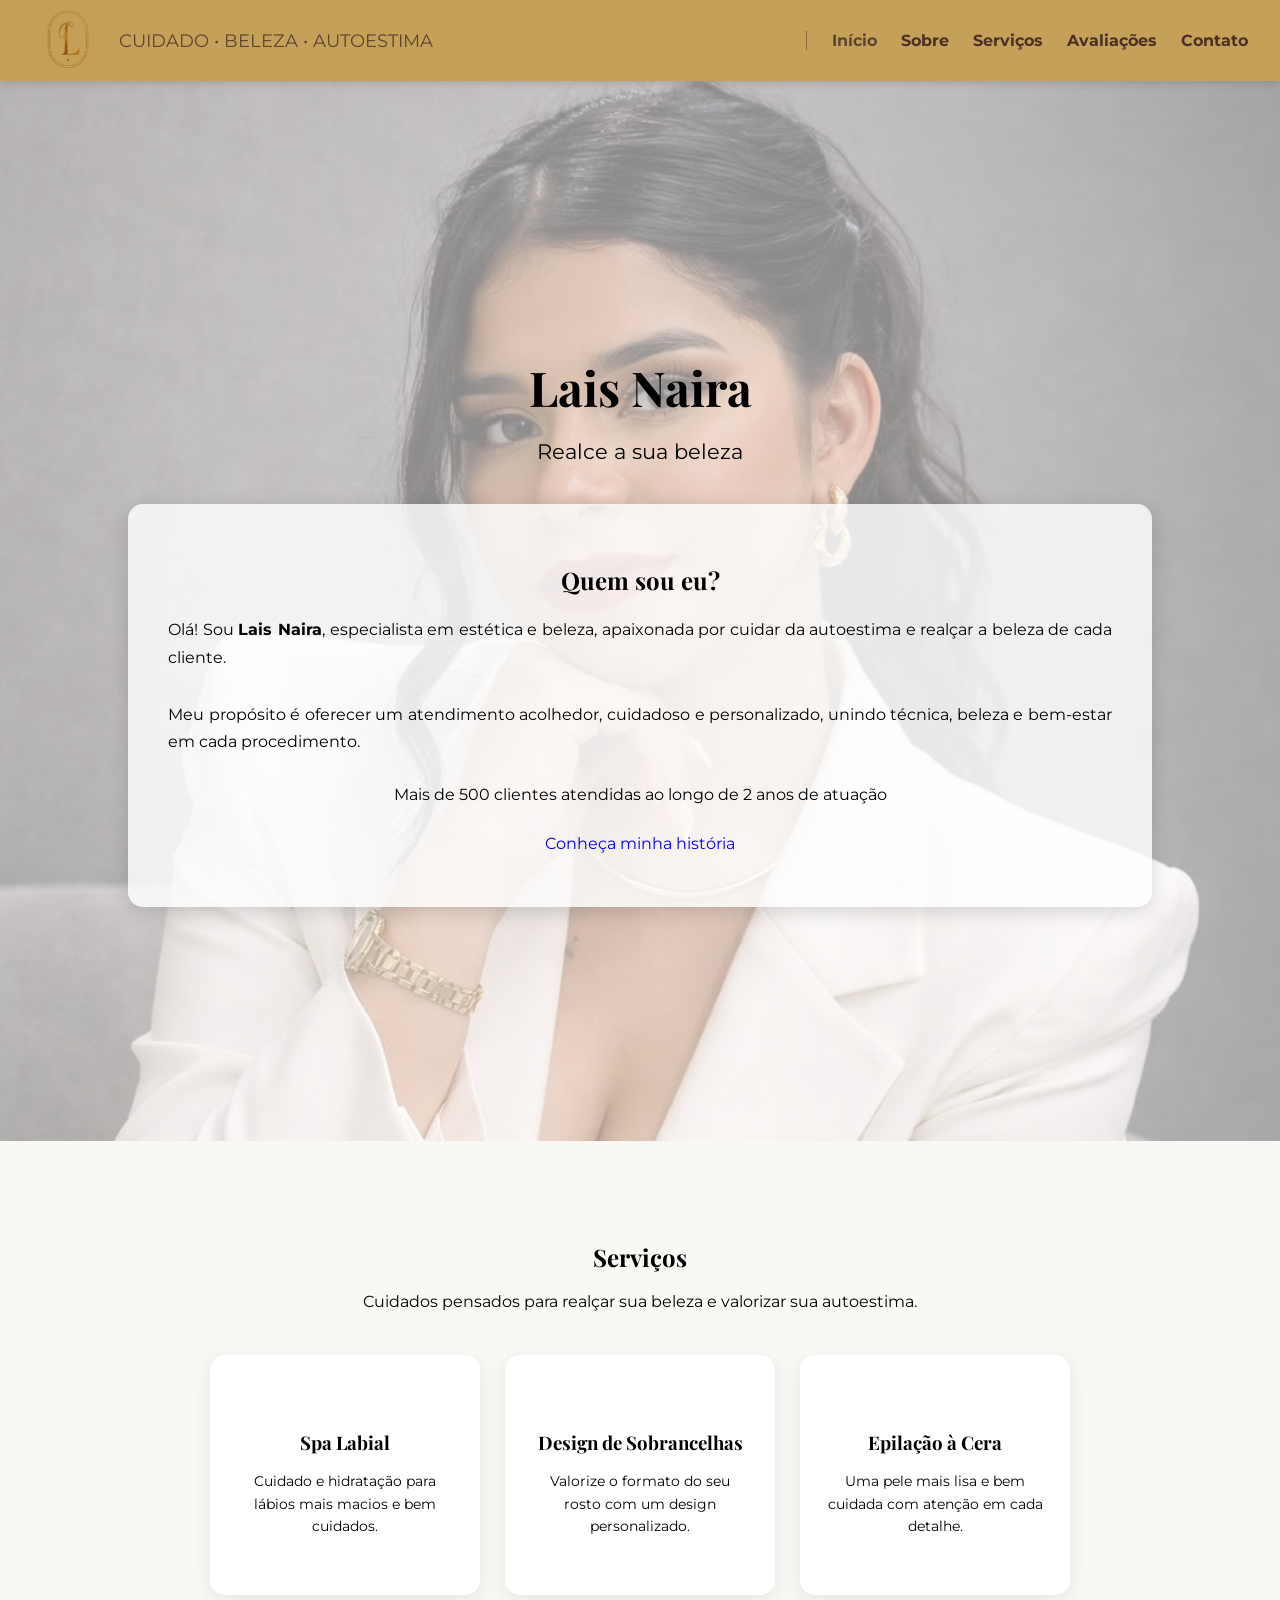
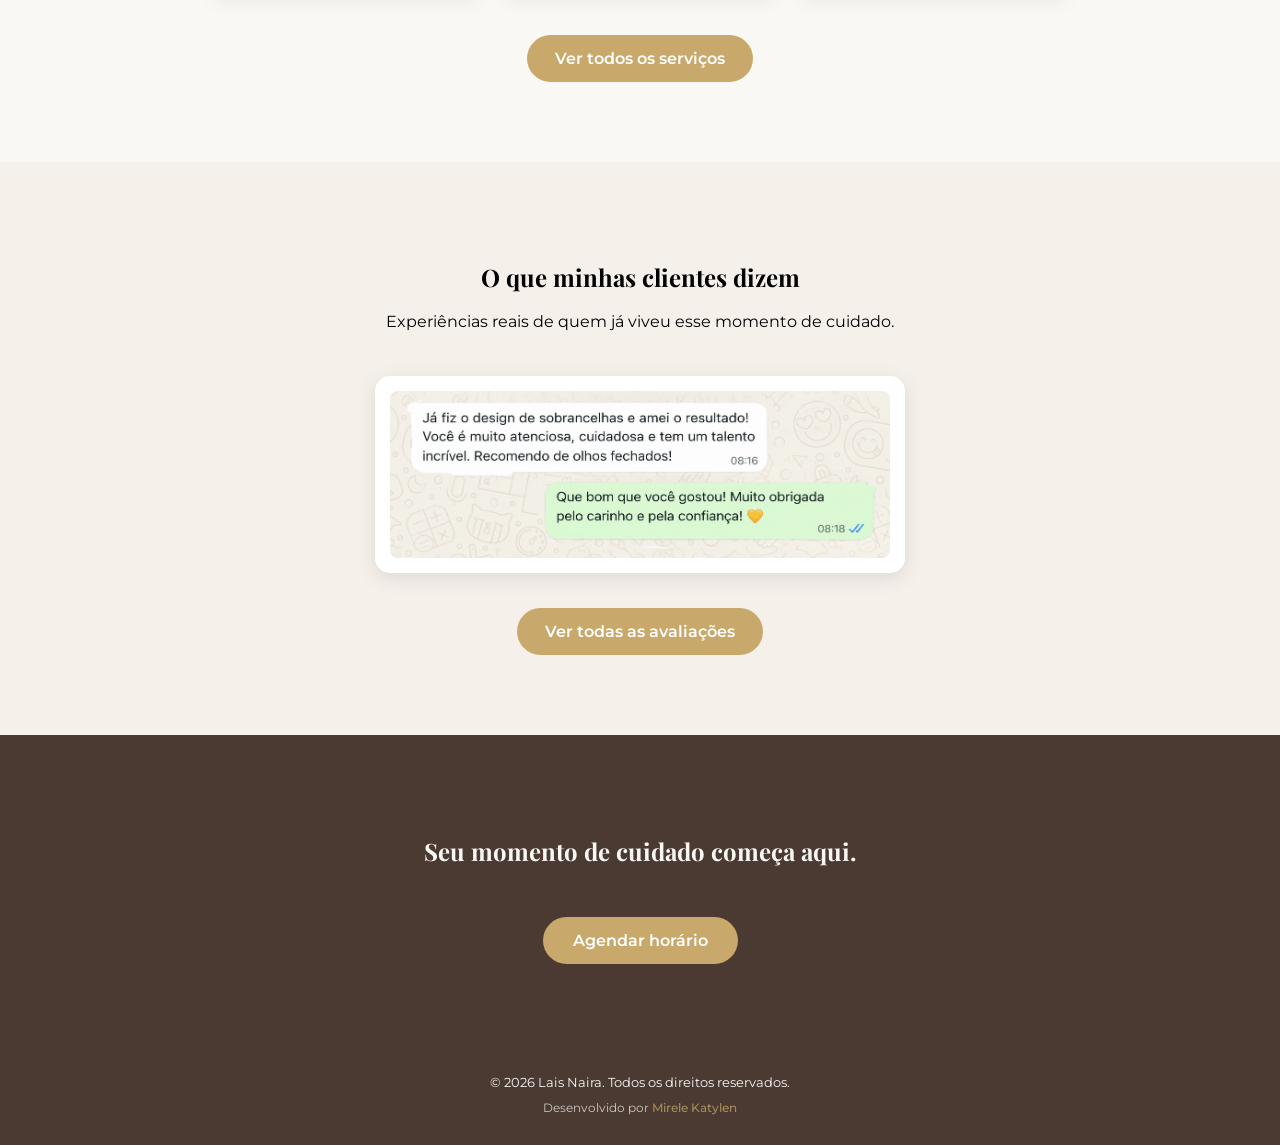
<file: index.html>
<!DOCTYPE html>
<html lang="pt-BR">
  
<head>
  <meta charset="UTF-8">
  <meta name="viewport" content="width=device-width, initial-scale=1.0">
  <title>Laisnaira Estética e Beleza</title>
  <link rel="stylesheet" href="style.css">
  <!-- FONTES -->
  <link rel="preconnect" href="https://fonts.googleapis.com">
  <link rel="preconnect" href="https://fonts.gstatic.com" crossorigin>
  <link href="https://fonts.googleapis.com/css2?family=Montserrat:wght@400;500;600;700&family=Playfair+Display:wght@500;600;700&display=swap" rel="stylesheet">
</head>

<body>
  <header>
    
    <!-- LOGO/FOTO DA MARCA E CABEÇALHO -->
    <div class="logo-area">
        <img src="imagens/logo-atualizada.png" alt="Logomarca LaisNaira Estética e Beleza">
        <span>CUIDADO • BELEZA • AUTOESTIMA</span>
    </div>

    <!-- BOTÃO DO MENU MOBILE -->
     <button class="menu-mobile" type="button" aria-label="Abrir menu" aria-expanded="false">⋮</button>

  <nav id="menu-navegacao">
    <a href="index.html" class="active">Início</a>
    <a href="sobre.html">Sobre</a>
    <a href="servicos.html">Serviços</a>
    <a href="avaliacoes.html">Avaliações</a>
    <a href="contato.html">Contato</a>
  </nav>
  </header>

<!-- SEÇÃO INICIAL -->
<main>
  <section id="inicio" class="inicio">
    <div class="camada-fundo"></div>
    <div class="conteudo-inicio">
      <h1>Lais Naira</h1>
      <p class="slogan">Realce a sua beleza</p>
      <!-- APRESENTAÇÃO -->
      <div class="apresentacao">
        <h2>Quem sou eu?</h2>
        <p class="texto-justificado">Olá! Sou <strong>Lais Naira</strong>, especialista em estética e beleza, apaixonada por cuidar da autoestima e realçar a beleza de cada cliente.</p>

        <p class="texto-justificado">Meu propósito é oferecer um atendimento acolhedor, cuidadoso e personalizado, unindo técnica, beleza e bem-estar em cada procedimento.</p>

        <p class="destaque">Mais de 500 clientes atendidas ao longo de 2 anos de atuação</p>

        <div class="botoes-inicio">

          <a href="sobre.html" class="botao-sobre">Conheça minha história</a>   

        </div>
  
      </div>

    </div>

  </section>

  <!-- RESUMO DA ÁREA SERVIÇOS -->
  <section class="resumo-servicos">

      <h2>Serviços</h2>

      <p>Cuidados pensados para realçar sua beleza e valorizar sua autoestima.</p>

      <div class="cards-servicos">

        <div class="card-servico">

          <h3>Spa Labial</h3>

          <p>Cuidado e hidratação para lábios mais macios e bem cuidados.</p>

        </div>

        <div class="card-servico">
          
          <h3>Design de Sobrancelhas</h3>

          <p>Valorize o formato do seu rosto com um design personalizado.</p>

        </div>

        <div class="card-servico">

          <h3>Epilação à Cera</h3>

          <p>Uma pele mais lisa e bem cuidada com atenção em cada detalhe.</p>

        </div>

      </div>

      <a href="servicos.html" class="botao-ver-servicos">Ver todos os serviços</a>

  </section>

  <section class="resumo-avaliacoes">

    <h2>O que minhas clientes dizem</h2>

    <p>Experiências reais de quem já viveu esse momento de cuidado.</p>

    <div class="avaliacao-destaque-inicio">
      <img src="imagens/img1.png" alt="Avaliação de cliente">
    </div>

    <a href="avaliacoes.html" class="botao-ver-avaliacoes">Ver todas as avaliações</a>

  </section>

  <section class="cta-inicio">

    <h2>Seu momento de cuidado começa aqui.</h2>

    <a href="contato.html" class="botao-agendar">Agendar horário</a>

  </section>

</main>

<footer>
  <p>© <span id="ano-atual"></span> Lais Naira. Todos os direitos reservados.</p>

  <p class="credito-desenvolvedora">
    Desenvolvido por
    <a href="#" class="link-desenvolvedora">Mirele Katylen</a>
  </p>

</footer>

<script src="script.js"></script>

</body>

</html>
</file>
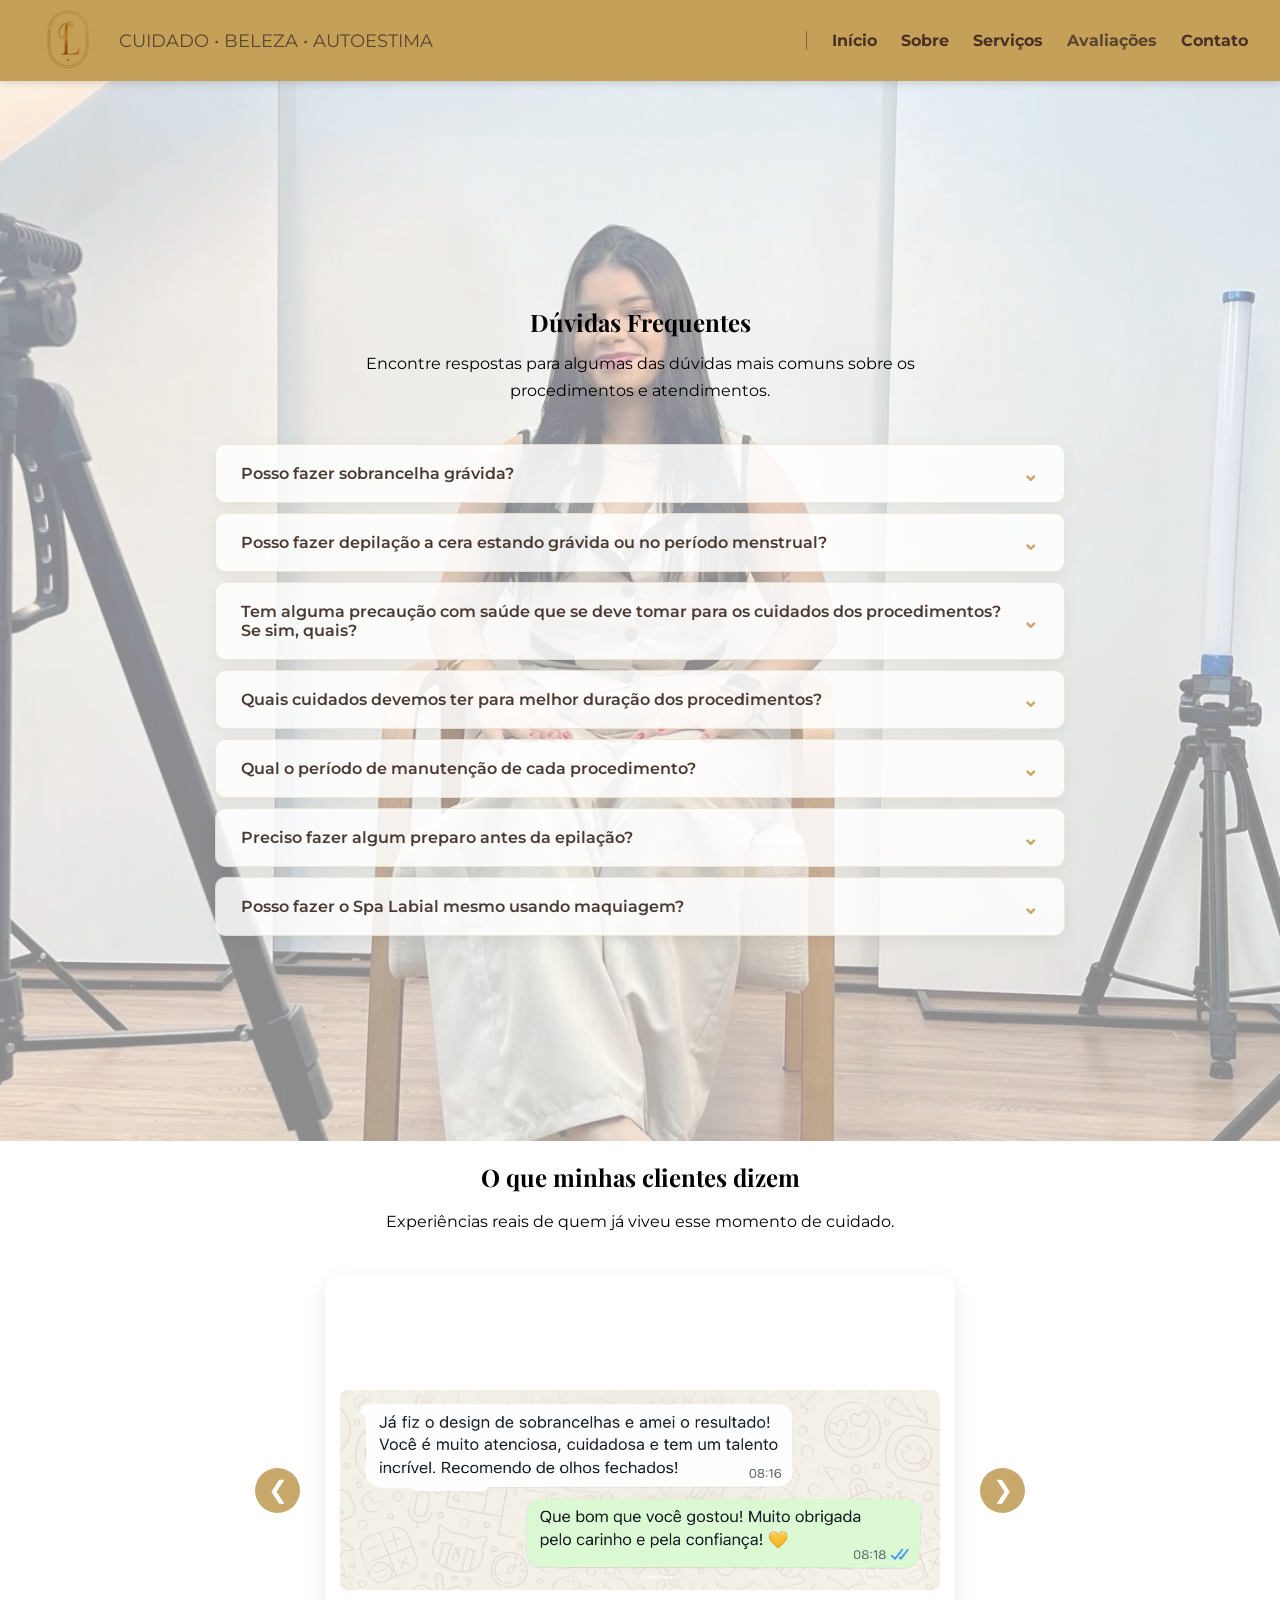
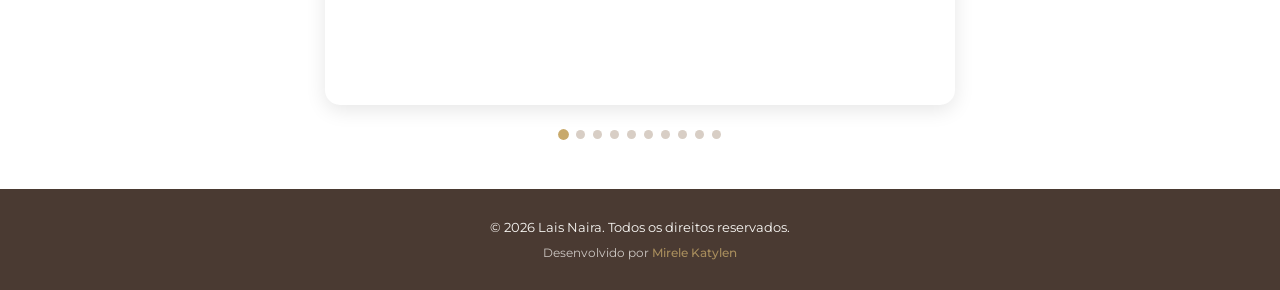
<file: avaliacoes.html>
<!DOCTYPE html>
<html lang="pt-BR">

<head>
  <meta charset="UTF-8">
  <meta name="viewport" content="width=device-width, initial-scale=1.0">
  <title>Laisnaira Estética e Beleza</title>
  <link rel="stylesheet" href="style.css">
  <!-- FONTES -->
  <link rel="preconnect" href="https://fonts.googleapis.com">
  <link rel="preconnect" href="https://fonts.gstatic.com" crossorigin>
  <link href="https://fonts.googleapis.com/css2?family=Montserrat:wght@400;500;600;700&family=Playfair+Display:wght@500;600;700&display=swap" rel="stylesheet">
</head>

<body>
  <header>

   <!-- logo/foto da marca e cabeçalho -->
    <div class="logo-area">
        <img src="imagens/logo-atualizada.png" alt="Logomarca LaisNaira Estética e Beleza">
        <span>CUIDADO • BELEZA • AUTOESTIMA</span>
    </div>

    <!-- BOTÃO DO MENU MOBILE -->
     <button class="menu-mobile" type="button" aria-label="Abrir menu" aria-expanded="false">⋮</button>

  <nav id="menu-navegacao">
    <a href="index.html">Início</a>
    <a href="sobre.html">Sobre</a>
    <a href="servicos.html">Serviços</a>
    <a href="avaliacoes.html" class="active">Avaliações</a>
    <a href="contato.html">Contato</a>
  </nav>
  </header>

  <!-- CAMADA TRANSPARENTE NA FOTO -->
  <main>
    <section id="faq" class="faq">

        <div class="camada-faq"></div>

        <div class="conteudo-faq">
          <h1>Dúvidas Frequentes</h1>

          <p class="introducao-faq">Encontre respostas para algumas das dúvidas mais comuns sobre os procedimentos e atendimentos.</p>

          <div class="lista-faq">
            <details class="item-faq">
              
              <summary>Posso fazer sobrancelha grávida?</summary>
              
              <div class="resposta-faq">
                <p>Sim. O design de sobrancelhas pode ser realizado durante a gestação, desde que a cliente esteja se sentindo bem e não tenha nenhuma orientação médica para evitar o procedimento. Em caso de gestação de risco ou alguma condição específica, recomendamos conversar previamente com o médico responsável.</p>
              </div>

            </details>

            <details class="item-faq">

              <summary>Posso fazer depilação a cera estando grávida ou no período menstrual?</summary>

              <div class="resposta-faq">
                <p>Em uma gestação sem complicações, a depilação pode ser realizada, porém a pele pode ficar mais sensível durante esse período. Por isso, é importante informar a profissional sobre a gestação antes do atendimento. Em caso de gestação de risco ou orientação médica contrária, o procedimento não deve ser realizado. Por escolha profissional, realizo o procedimento apenas até os 6 meses de gestação. E também é possível realizar a depilação menstruada. Porém, nesse período algumas mulheres ficam mais sensíveis à dor e podem apresentar maior sensibilidade na pele. Por escolha profissional, eu não realizo o procedimento em mulheres no período menstrual.</p>
              </div>

            </details>

            <details class="item-faq">

              <summary>Tem alguma precaução com saúde que se deve tomar para os cuidados dos procedimentos? Se sim, quais?</summary>

              <div class="resposta-faq">
                <p>Sim. Para sua segurança, é importante informar previamente se possui alergias, pele sensibilizada ou lesionada, irritações, infecções, uso de medicamentos ou algum tratamento dermatológico.</p>
              </div>

            </details>

            <details class="item-faq">

              <summary>Quais cuidados devemos ter para melhor duração dos procedimentos?</summary>

              <div class="resposta-faq">
                <p>Os cuidados variam de acordo com cada procedimento, mas, de forma geral, deve-se:<br>Evitar ficar manipulando ou esfregando a região após o procedimento. Seguir corretamente as orientações de cuidados fornecidas após o atendimento. Manter a pele limpa e hidratada, quando indicado. Evitar produtos muito agressivos ou que possam sensibilizar a região. Na depilação, evite exposição solar intensa logo após o procedimento.</p>
              </div>

            </details>

            <details class="item-faq">
              <summary>Qual o período de manutenção de cada procedimento?</summary>

              <div class="resposta-faq">
                <p>Os períodos podem variar de acordo com o crescimento dos pelos, ciclo dos fios, cuidados em casa e características de cada cliente. Em média, design de sobrancelhas pode durar 15 a 30 dias, depilação a cera 20 a 30 dias e spa labial geralmente a cada 15 a 30 dias.</p>
              </div>

            </details>

            <details class="item-faq">

              <summary>Preciso fazer algum preparo antes da epilação?</summary>

              <div class="resposta-faq">
                <p>É importante que a pele esteja limpa e sem produtos como óleos ou cremes no momento do procedimento. Caso tenha alguma dúvida específica sobre o preparo, entre em contato antes do atendimento.</p>
              </div>

            </details>

            <details class="item-faq">

              <summary>Posso fazer o Spa Labial mesmo usando maquiagem?</summary>

              <div class="resposta-faq">
                <p>Sim, mas o ideal é realizar o procedimento antes da aplicação da maquiagem nos lábios.</p>
              </div>

            </details>

          </div>

        </div>

    </section>

    <section>

    <div class="conteudo-avaliacoes">
      <h2>O que minhas clientes dizem</h2>
      <p class="introducao-avaliacoes">Experiências reais de quem já viveu esse momento de cuidado.</p>

      <div class="carrossel-avaliacoes">

        <button class="seta-avaliacao seta-esquerda" type="button">&#10094;</button>

        <div class="imagem-avaliacao">
          <img src="imagens/img1.png" alt="Avaliação de cliente">
        </div>

        <button class="seta-avaliacao seta-direita" type="button">&#10095;</button>

      </div>

      <div class="indicadores-avaliacoes">
        <span class="indicador ativo"></span>
        <span class="indicador"></span>
        <span class="indicador"></span>
        <span class="indicador"></span>
        <span class="indicador"></span>
        <span class="indicador"></span>
        <span class="indicador"></span>
        <span class="indicador"></span>
        <span class="indicador"></span>
        <span class="indicador"></span>
      </div>

    </div>

    </section>

  </main>

  <footer>
    <p>© <span id="ano-atual"></span> Lais Naira. Todos os direitos reservados.</p>
  
  <p class="credito-desenvolvedora">
    Desenvolvido por
    <a href="#" class="link-desenvolvedora">Mirele Katylen</a>
  </p>

</footer>

<script src="script.js"></script>

</body>

</html>
</file>
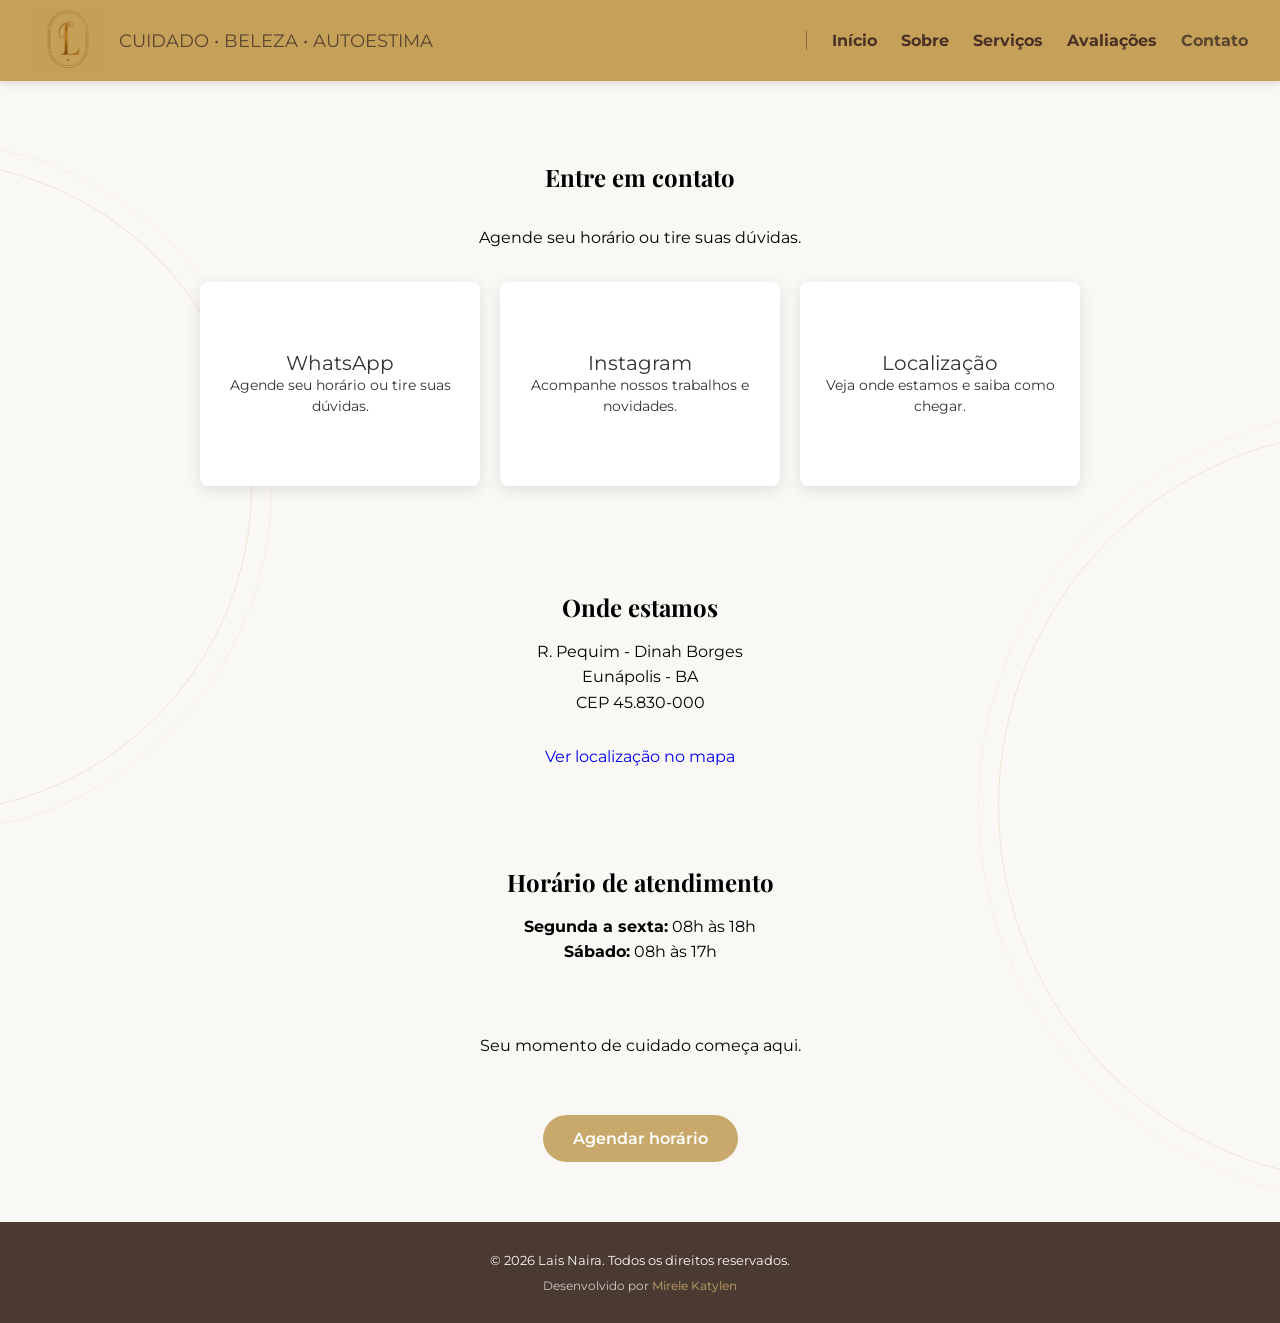
<file: contato.html>
<!DOCTYPE html>
<html lang="pt-BR">
<head>
    <meta charset="UTF-8">
    <meta name="viewport" content="width=device-width, initial-scale=1.0">
    <title>Laisnaira Estética e Beleza</title>
    <link rel="stylesheet" href="style.css">
    <link rel="preconnect" href="https://fonts.googleapis.com">
    <link rel="preconnect" href="https://fonts.gstatic.com" crossorigin>
    <link href="https://fonts.googleapis.com/css2?family=Montserrat:wght@400;500;600;700&family=Playfair+Display:wght@500;600;700&display=swap" rel="stylesheet">
</head>

<body>

    <header>
        <!-- logo/foto da marca e cabeçalho -->
     <div class="logo-area">
        <img src="imagens/logo-atualizada.png" alt="Logomarca LaisNaira Estética e Beleza">
        <span>CUIDADO • BELEZA • AUTOESTIMA</span>
     </div>

     <!-- BOTÃO DO MENU MOBILE -->
     <button class="menu-mobile" type="button" aria-label="Abrir menu" aria-expanded="false">⋮</button>

     <nav id="menu-navegacao">
      <a href="index.html">Início</a>
      <a href="sobre.html">Sobre</a>
      <a href="servicos.html">Serviços</a>
      <a href="avaliacoes.html">Avaliações</a>
      <a href="contato.html" class="active">Contato</a>
     </nav>
    </header>

    <main>

        <section class="contato">
            <div class="decoracao-circulos">
                <span class="circulo circulo-esquerda-1"></span>
                <span class="circulo circulo-esquerda-2"></span>

                <span class="circulo circulo-direita-1"></span>
                <span class="circulo circulo-direita-2"></span>

            </div>
            <h1>Entre em contato</h1>

            <p>
                Agende seu horário ou tire suas dúvidas.
            </p>

            <div class="contato-opcoes">
                <!-- WhatsApp-->
                <a href="https://wa.me/5579981300659?text=Olá, Lais! Vim pelo seu site e gostaria de saber mais sobre os serviços e agendar um horário." target="_blank" rel="noopener" class="contato-card">
                    WhatsApp
                    <p>Agende seu horário ou tire suas dúvidas.</p>
                </a>

                <!-- Instagram-->
                <a href="https://www.instagram.com/laisnairabeauty?igsi=b255OHV1ZXRvanVk" target="_blank" rel="noopener" class="contato-card">
                    Instagram
                    <p>Acompanhe nossos trabalhos e novidades.</p>
                </a>

                <!-- Localização-->
                <a href="https://maps.app.goo.gl/izNimdcqWa7iQ1" target="_blank" rel="noopener" class="contato-card">
                    Localização
                    <p>Veja onde estamos e saiba como chegar.</p>
                </a>
            

            </div>

            <!-- Informações do endereço-->
             <div class="endereco">
                <h2>Onde estamos</h2>

                <p>  
                    R. Pequim - Dinah Borges<br>
                    Eunápolis - BA<br>
                    CEP 45.830-000
                </p>

                <a href="https://maps.app.goo.gl/izNimdcqWa7iQ1" target="_blank">
                    Ver localização no mapa
                </a>
            </div>

            <div class="horario">
                <h2> Horário de atendimento</h2>

                <p><strong>Segunda a sexta:</strong> 08h às 18h<br>
                    <strong>Sábado:</strong> 08h às 17h
                </p>
            </div>

            <p>Seu momento de cuidado começa aqui.</p>

            <a href="https://wa.me/5579981300659?text=Olá, Lais! Vim pelo seu site e gostaria de agendar um horário." target="_blank" rel="noopener" class="botao-agendar">Agendar horário</a>     




        </section>

    </main>

    <footer>
        <p>© <span id="ano-atual"></span> Lais Naira. Todos os direitos reservados.</p>  

  <p class="credito-desenvolvedora">
    Desenvolvido por
    <a href="#" class="link-desenvolvedora">Mirele Katylen</a>
  </p>

</footer>

<script src="script.js"></script>

</body>
</html>
</file>
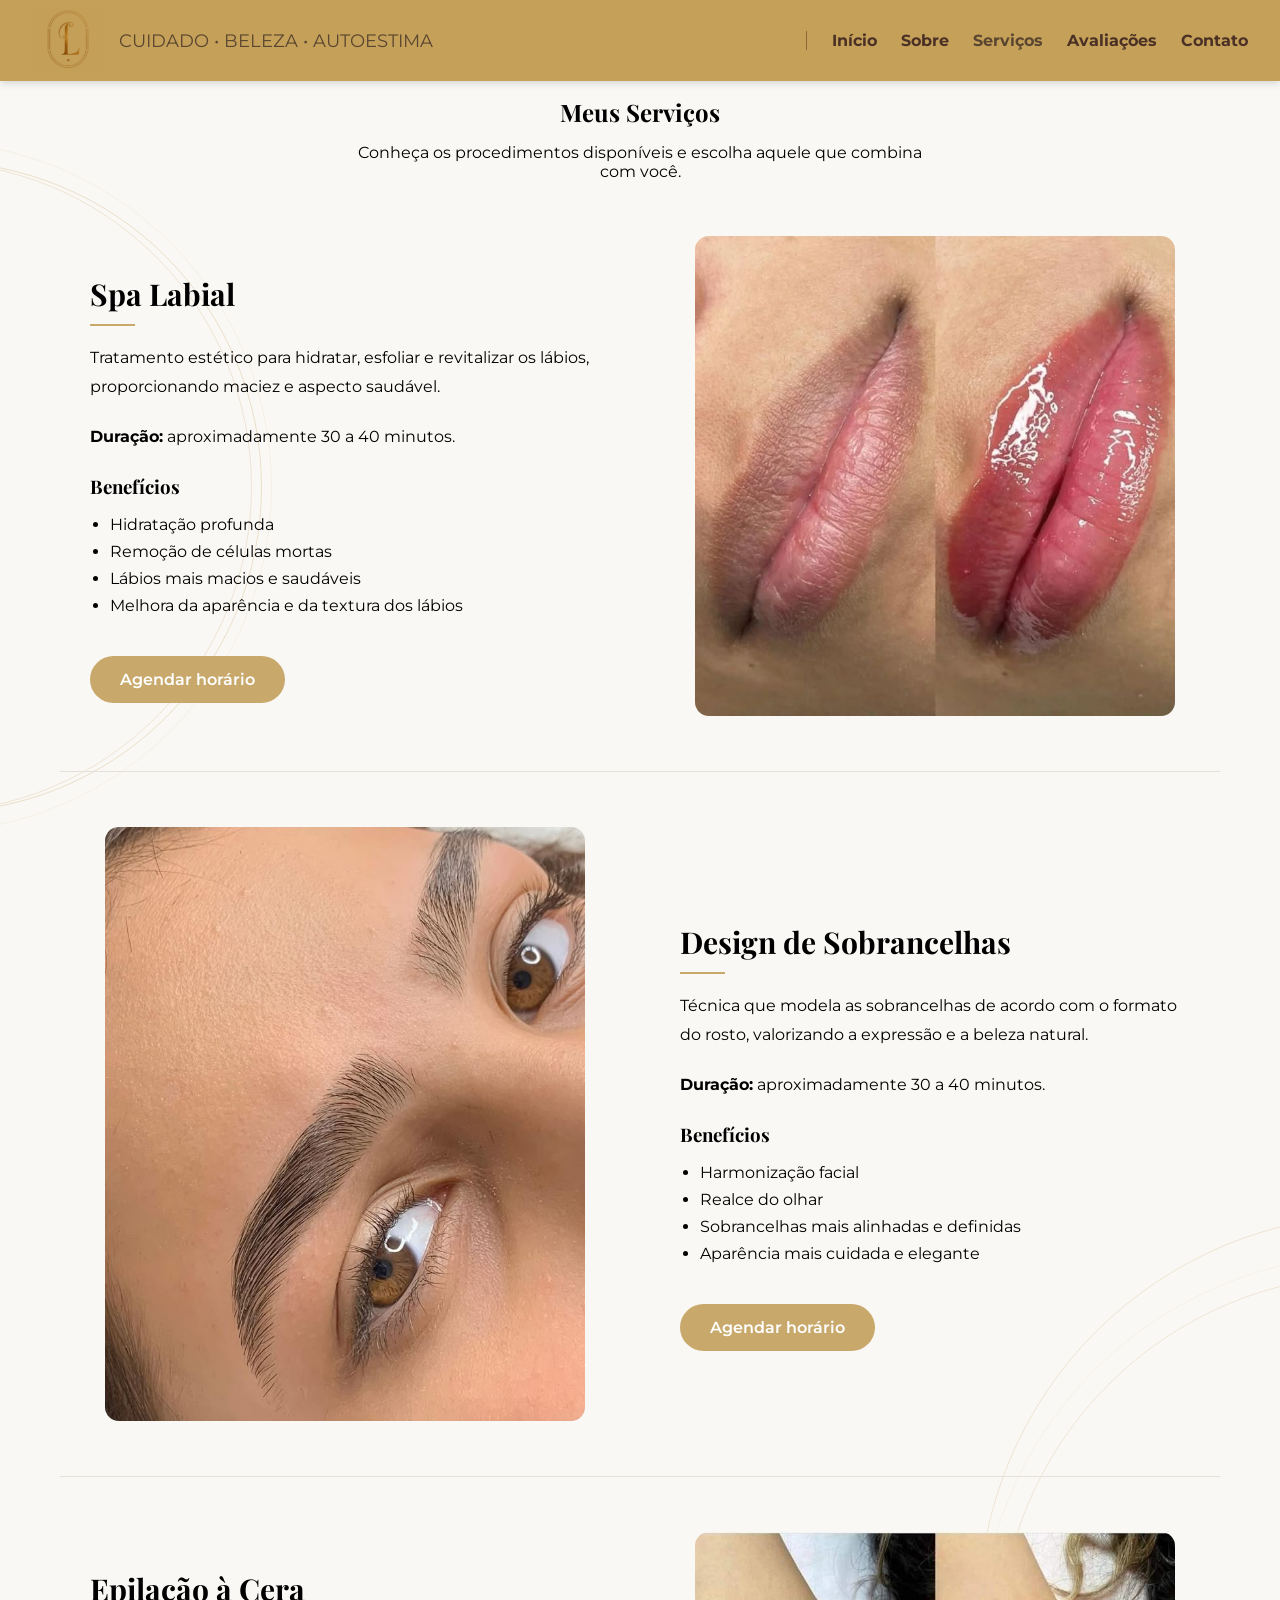
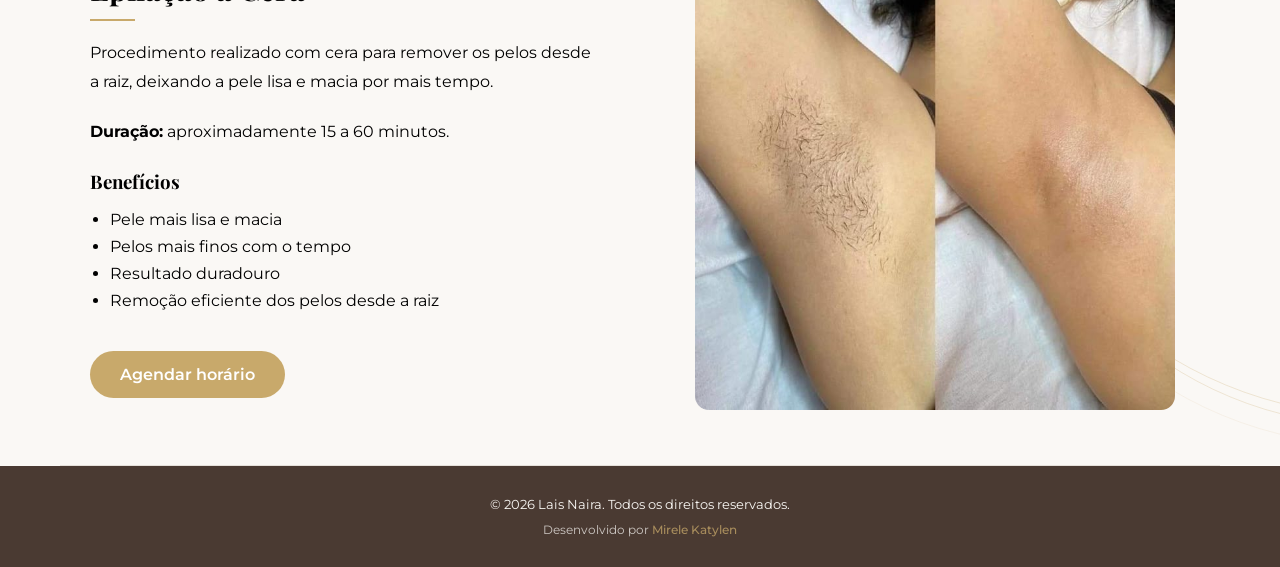
<file: servicos.html>
<!DOCTYPE html>
<html lang="pt-BR">
<head>
  <meta charset="UTF-8">
  <meta name="viewport" content="width=device-width, initial-scale=1.0">
  <title>Laisnaira Estética e Beleza</title>
  <link rel="stylesheet" href="style.css">
  <link rel="preconnect" href="https://fonts.googleapis.com">
  <link rel="preconnect" href="https://fonts.gstatic.com" crossorigin>
  <link href="https://fonts.googleapis.com/css2?family=Montserrat:wght@400;500;600;700&family=Playfair+Display:wght@500;600;700&display=swap" rel="stylesheet">
</head>

<body>

  <header>
     <!-- logo/foto da marca e cabeçalho -->
        <div class="logo-area">
     <img src="imagens/logo-atualizada.png" alt="Logomarca LaisNaira Estética e Beleza">
     <span>CUIDADO • BELEZA • AUTOESTIMA</span>
        </div>

        <!-- BOTÃO DO MENU MOBILE -->
     <button class="menu-mobile" type="button" aria-label="Abrir menu" aria-expanded="false">⋮</button>

     <nav id="menu-navegacao">
      <a href="index.html">Início</a>
      <a href="sobre.html">Sobre</a>
      <a href="servicos.html" class="active">Serviços</a>
      <a href="avaliacoes.html">Avaliações</a>
      <a href="contato.html">Contato</a>
     </nav>
  </header>

    <main class="pagina-servicos">

        <div class="decoracao-circulos">
            <span class="circulo circulo-esquerda-1"></span>
            <span class="circulo circulo-esquerda-2"></span>

            <span class="circulo circulo-direita-1"></span>
            <span class="circulo circulo-direita-2"></span>
        </div>

        <section class="titulo-servicos">
            <h1>Meus Serviços</h1>
            <p>Conheça os procedimentos disponíveis e escolha aquele que combina com você.</p>                 
        </section>   

    <!--SPA LABIAL-->
    <section class="servico invertido">
        <div class="servico-imagem">
            <img src="imagens/spa labial.jpg" alt="Procedimento de spa labial">
        </div>

        <div class="servico-informacoes">
            <h2>Spa Labial</h2>
            <p class="servico-descricao">Tratamento estético para hidratar, esfoliar e revitalizar os lábios, proporcionando maciez e aspecto saudável.</p>
            <div class="servico-detalhes">
                <p><strong>Duração:</strong> aproximadamente 30 a 40 minutos.</p>
            </div>

            <h3>Benefícios</h3>

            <ul>
                <li>Hidratação profunda</li>
                <li>Remoção de células mortas</li>
                <li>Lábios mais macios e saudáveis</li>
                <li>Melhora da aparência e da textura dos lábios</li>
            </ul>
            <a href="https://wa.me/5579981300659?text=Olá, Lais! Vim pelo seu site e gostaria de agendar um Spa Labial." target="_blank" rel="noopener" class="botao-agendar">Agendar horário</a>     
        </div>

    </section>

    <!--DESING DE SOBRANCELHAS-->
    <section class="servico">
        <div class="servico-imagem">
            <img src="imagens/sobrancelha.jpg" alt="Procedimento de design sobrancelhas">
        </div>

        <div class="servico-informacoes">
            <h2>Design de Sobrancelhas</h2>
            <p class="servico-descricao">Técnica que modela as sobrancelhas de acordo com o formato do rosto, valorizando a expressão e a beleza natural.</p>
            <div class="servico-detalhes">
                <p><strong>Duração:</strong> aproximadamente 30 a 40 minutos.</p>
            </div>

            <h3>Benefícios</h3>

            <ul>
                <li>Harmonização facial</li>
                <li>Realce do olhar</li>
                <li>Sobrancelhas mais alinhadas e definidas</li>
                <li>Aparência mais cuidada e elegante</li>
            </ul>
            <a href="https://wa.me/5579981300659?text=Olá, Lais! Vim pelo seu site e gostaria de agendar um design de sobrancelhas." target="_blank" rel="noopener" class="botao-agendar">Agendar horário</a>
        </div>

    </section>
    
    <!--EPILAÇÃO A CERA-->
    <section class="servico invertido">
       <div class="servico-imagem">
            <img src="imagens/epilacao.jpg" alt="Procedimento de Epilação a cera">
        </div>

        <div class="servico-informacoes">
            <h2>Epilação à Cera</h2>
            <p class="servico-descricao"> Procedimento realizado com cera para remover os pelos desde a raiz, deixando a pele lisa e macia por mais tempo.</p>
            <div class="servico-detalhes">
                <p><strong>Duração:</strong> aproximadamente 15 a 60 minutos.</p>
            </div>

            <h3>Benefícios</h3>

            <ul>
                <li>Pele mais lisa e macia</li>
                <li>Pelos mais finos com o tempo</li>
                <li>Resultado duradouro</li>
                <li>Remoção eficiente dos pelos desde a raiz</li>
            </ul>
            <a href="https://wa.me/5579981300659?text=Olá, Lais! Vim pelo seu site e gostaria de agendar uma epilação à cera." target="_blank" rel="noopener" class="botao-agendar">Agendar horário</a>
        </div>

    </section>
   
    </main>

    <footer>
        <p>© <span id="ano-atual"></span> Lais Naira. Todos os direitos reservados.</p>

  <p class="credito-desenvolvedora">
    Desenvolvido por
    <a href="#" class="link-desenvolvedora">Mirele Katylen</a>
  </p>

</footer>

<script src="script.js"></script>

</body>
</html>
</file>
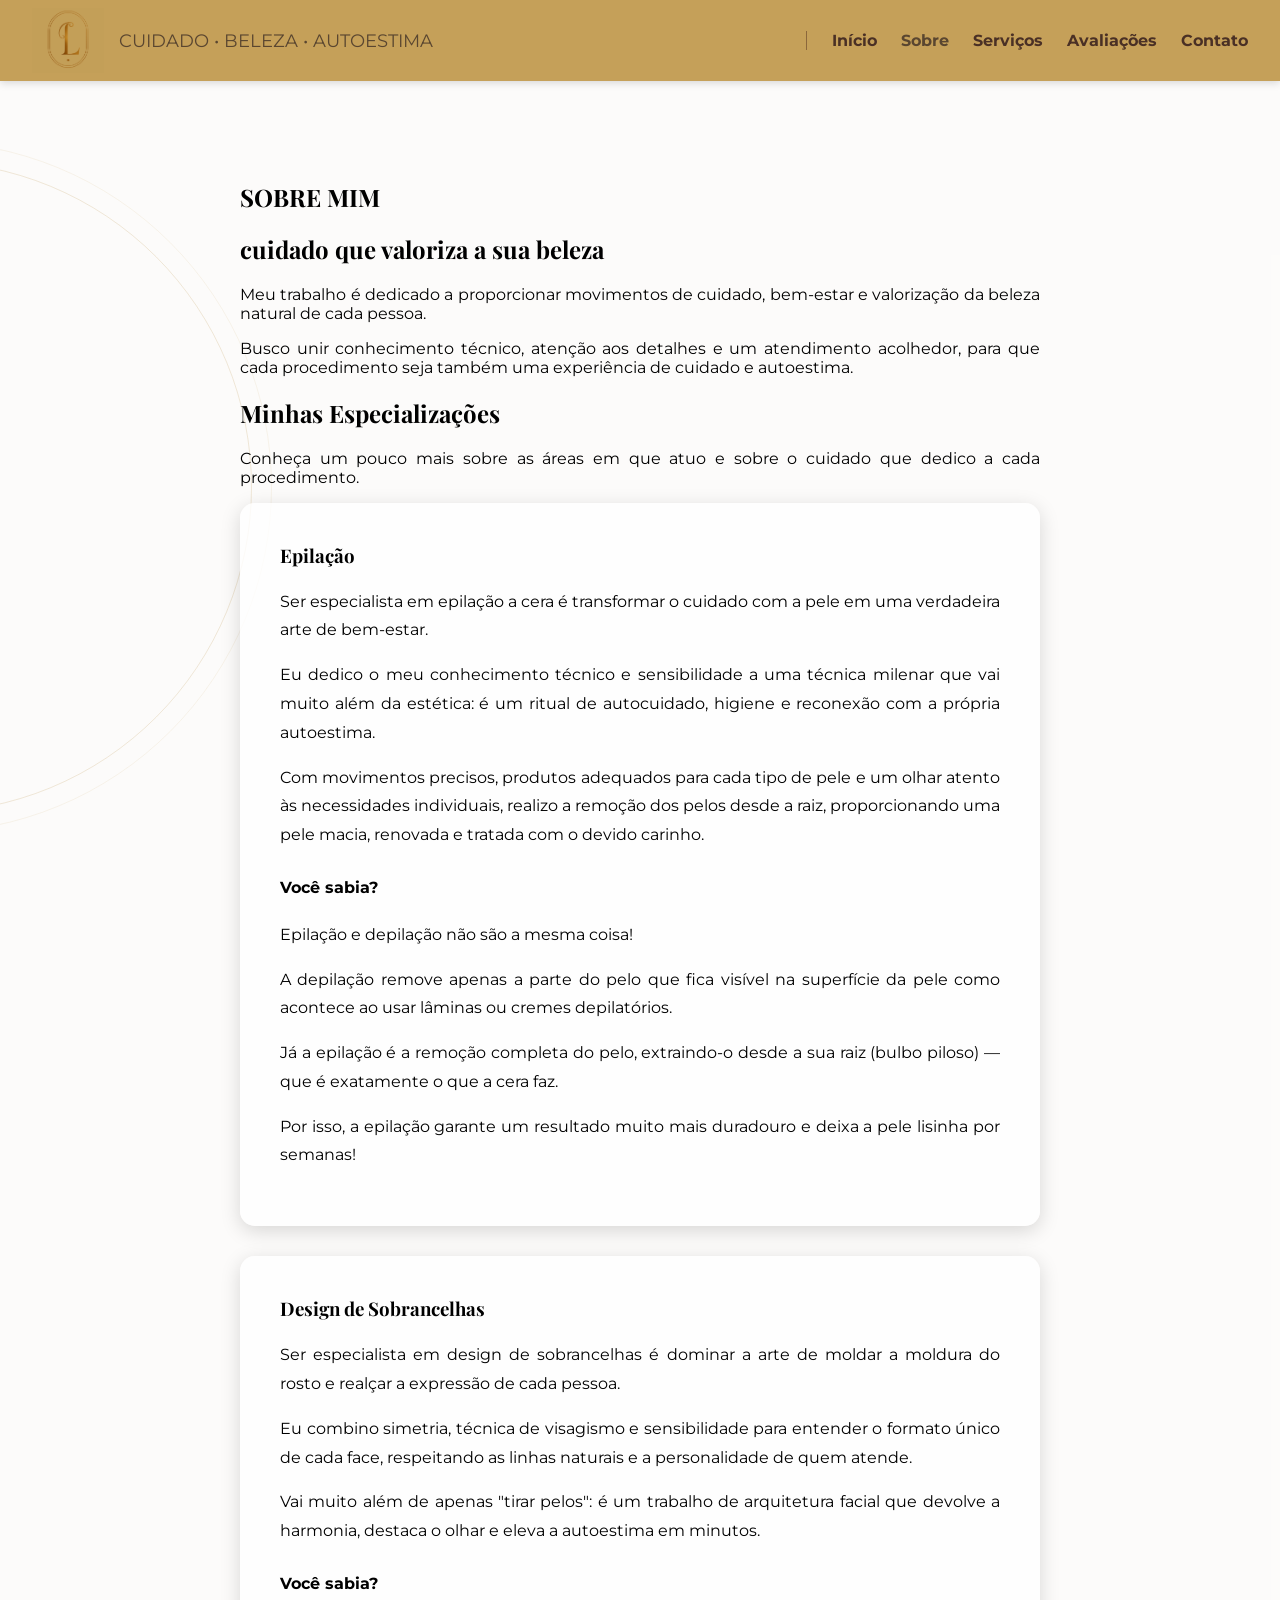
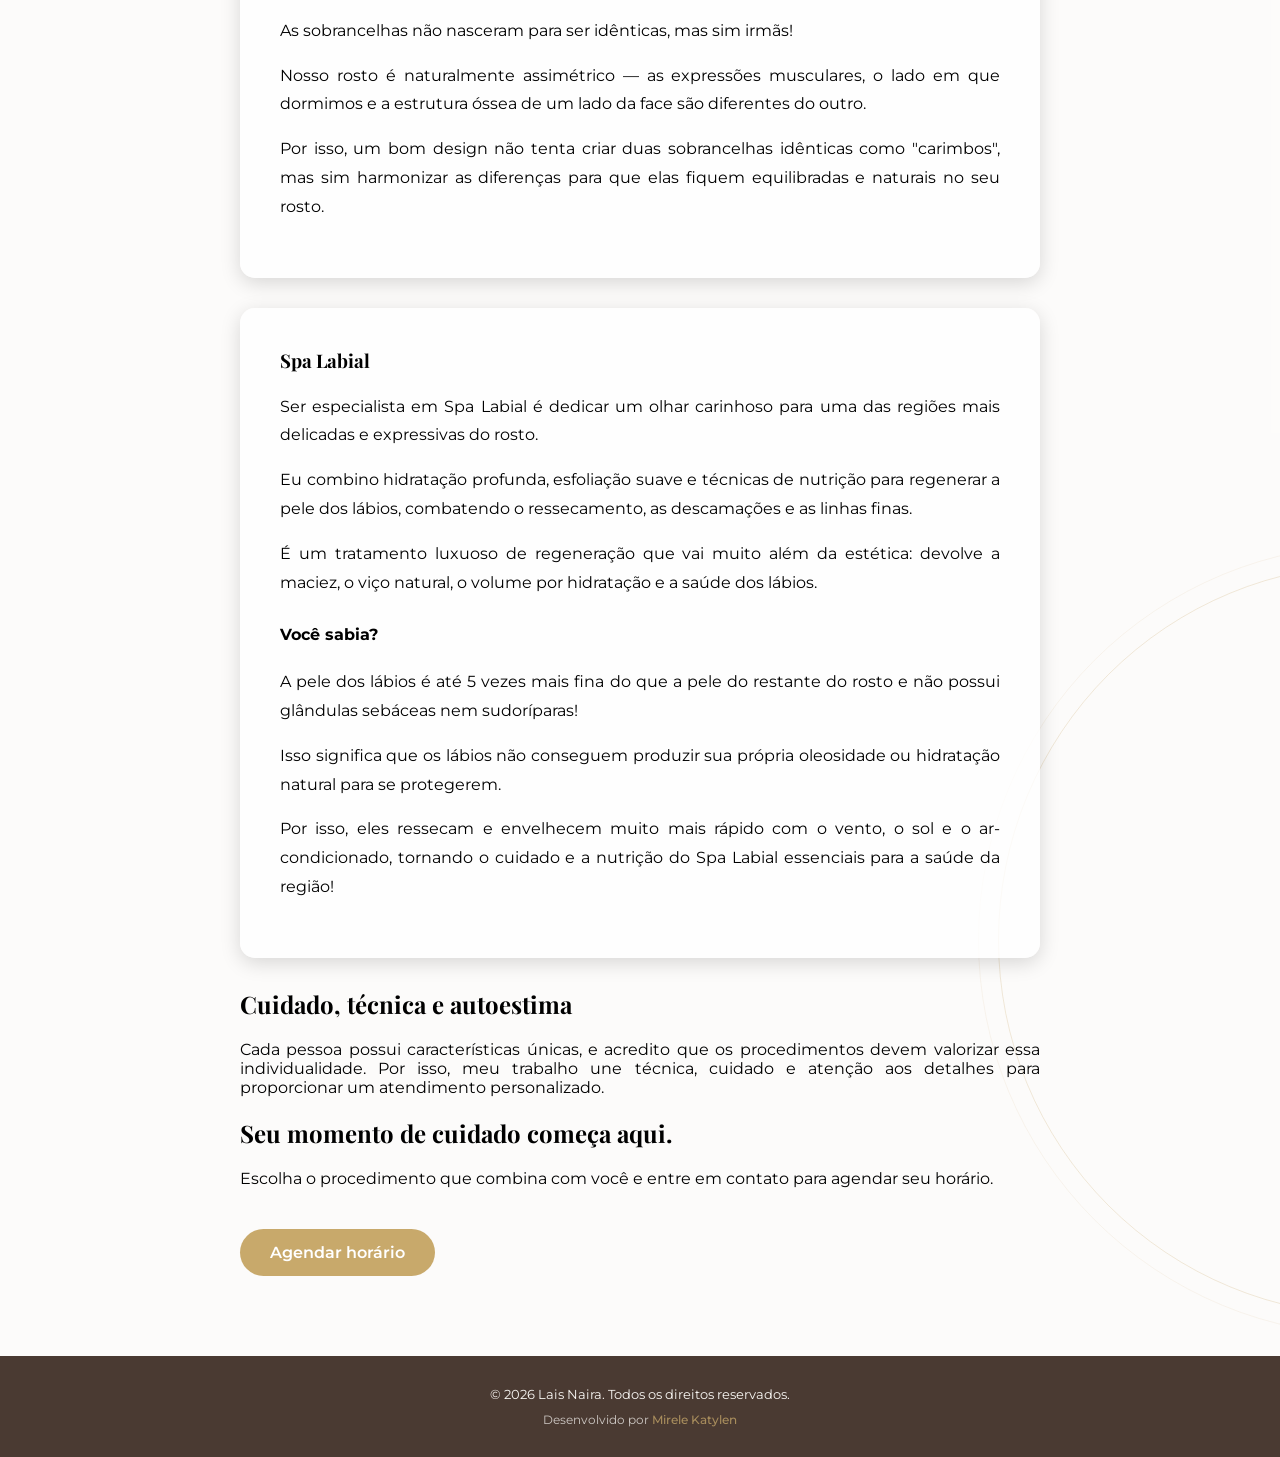
<file: sobre.html>
<!DOCTYPE html>
<html lang="pt-BR">
  
<head>
  <meta charset="UTF-8">
  <meta name="viewport" content="width=device-width, initial-scale=1.0">
  <title>Laisnaira Estética e Beleza</title>
  <link rel="stylesheet" href="style.css">
  <link rel="preconnect" href="https://fonts.googleapis.com">
  <link rel="preconnect" href="https://fonts.gstatic.com" crossorigin>
  <link href="https://fonts.googleapis.com/css2?family=Montserrat:wght@400;500;600;700&family=Playfair+Display:wght@500;600;700&display=swap" rel="stylesheet">
</head>

<body>
  <header>
     <!-- logo/foto da marca e cabeçalho -->
      <div class="logo-area">
        <img src="imagens/logo-atualizada.png" alt="Logomarca LaisNaira Estética e Beleza">
        <span>CUIDADO • BELEZA • AUTOESTIMA</span>
      </div>

      <!-- BOTÃO DO MENU MOBILE -->
     <button class="menu-mobile" type="button" aria-label="Abrir menu" aria-expanded="false">⋮</button>

     <nav id="menu-navegacao">
      <a href="index.html">Início</a>
      <a href="sobre.html" class="active">Sobre</a>
      <a href="servicos.html">Serviços</a>
      <a href="avaliacoes.html">Avaliações</a>
      <a href="contato.html">Contato</a>
     </nav>

  </header>

  <main>
    <!--Seção sobre-->
<section id="sobre" class="sobre">

  <div class="decoracao-circulos">
    <span class="circulo circulo-esquerda-1"></span>
    <span class="circulo circulo-esquerda-2"></span>

    <span class="circulo circulo-direita-1"></span>
    <span class="circulo circulo-direita-2"></span>
  </div>

  <div class="conteudo-sobre">
    <div class="apresentacao-sobre">
    <h2>SOBRE MIM</h2>
    <h1>cuidado que valoriza a sua beleza</h1>
    <p>Meu trabalho é dedicado a proporcionar movimentos de cuidado, bem-estar e valorização da beleza natural de cada pessoa.</p>
    <p>Busco unir conhecimento técnico, atenção aos detalhes e um atendimento acolhedor, para que cada procedimento seja também uma experiência de cuidado e autoestima.</p>
  </div>

  <!-- ESPECIALIZAÇÕES -->
  <div class="especializacoes-sobre">

    <h2>Minhas Especializações</h2>

    <p>Conheça um pouco mais sobre as áreas em que atuo e sobre o cuidado que dedico a cada procedimento.</p>

    <!-- EPILAÇÃO -->
    <div class="quadro">

    <h3>Epilação</h3>

    <p>Ser especialista em epilação a cera é transformar o cuidado com a pele em uma verdadeira arte de bem-estar.</p>
    
    <p>Eu dedico o meu conhecimento técnico e sensibilidade a uma técnica milenar que vai muito além da estética: é um ritual de autocuidado, higiene e reconexão com a própria autoestima.</p>
      
    <p>Com movimentos precisos, produtos adequados para cada tipo de pele e um olhar atento às necessidades individuais, realizo a remoção dos pelos desde a raiz, proporcionando uma pele macia, renovada e tratada com o devido carinho.</p>
      
    <p><strong>Você sabia?</strong></p>

    <p>Epilação e depilação não são a mesma coisa!</p>

    <p>A depilação remove apenas a parte do pelo que fica visível na superfície da pele como acontece ao usar lâminas ou cremes depilatórios.</p>

    <p>Já a epilação é a remoção completa do pelo, extraindo-o desde a sua raiz (bulbo piloso) — que é exatamente o que a cera faz.</p>

    <p>Por isso, a epilação garante um resultado muito mais duradouro e deixa a pele lisinha por semanas!</p>
    
    </div>
    
    <!-- DESIGN DE SOBRANCELHAS -->
    <div class="quadro3">

      <h3>Design de Sobrancelhas</h3>

      <p>Ser especialista em design de sobrancelhas é dominar a arte de moldar a moldura do rosto e realçar a expressão de cada pessoa.</p>

      <p>Eu combino simetria, técnica de visagismo e sensibilidade para entender o formato único de cada face, respeitando as linhas naturais e a personalidade de quem atende.</p>

      <p>Vai muito além de apenas "tirar pelos": é um trabalho de arquitetura facial que devolve a harmonia, destaca o olhar e eleva a autoestima em minutos.</p>
      
      <p><strong>Você sabia?</strong></p>

      <p>As sobrancelhas não nasceram para ser idênticas, mas sim irmãs!</p>

      <p>Nosso rosto é naturalmente assimétrico — as expressões musculares, o lado em que dormimos e a estrutura óssea de um lado da face são diferentes do outro.</p>

      <p>Por isso, um bom design não tenta criar duas sobrancelhas idênticas como "carimbos", mas sim harmonizar as diferenças para que elas fiquem equilibradas e naturais no seu rosto.</p>
    </div>
    
    <!-- SPA LABIAL -->
    <div class="quadro4">

      <h3>Spa Labial</h3>
      
      <p>Ser especialista em Spa Labial é dedicar um olhar carinhoso para uma das regiões mais delicadas e expressivas do rosto.</p>

      <p>Eu combino hidratação profunda, esfoliação suave e técnicas de nutrição para regenerar a pele dos lábios, combatendo o ressecamento, as descamações e as linhas finas.</p>

      <p>É um tratamento luxuoso de regeneração que vai muito além da estética: devolve a maciez, o viço natural, o volume por hidratação e a saúde dos lábios.</p>
      
      <p><strong>Você sabia?</strong></p>

      <p>A pele dos lábios é até 5 vezes mais fina do que a pele do restante do rosto e não possui glândulas sebáceas nem sudoríparas!</p>

      <p>Isso significa que os lábios não conseguem produzir sua própria oleosidade ou hidratação natural para se protegerem.</p>

      <p>Por isso, eles ressecam e envelhecem muito mais rápido com o vento, o sol e o ar-condicionado, tornando o cuidado e a nutrição do Spa Labial essenciais para a saúde da região!</p>     
    </div>
    
    <!-- DIFERENCIAL -->
    <div class="diferencial-sobre">

      <h2>Cuidado, técnica e autoestima</h2>

      <p>Cada pessoa possui características únicas, e acredito que os procedimentos devem valorizar essa individualidade. Por isso, meu trabalho une técnica, cuidado e atenção aos detalhes para proporcionar um atendimento personalizado.</p>

    </div>

    <!-- CHAMADA PARA AGENDAMENTO -->
     <div class="cta-sobre">

      <h2>Seu momento de cuidado começa aqui.</h2>

      <p>Escolha o procedimento que combina com você e entre em contato para agendar seu horário.</p>

      <a href="https://wa.me/5579981300659?text=Olá, Lais! 😊 Vim pelo seu site e gostaria de agendar um horário."
        class="botao-agendar"
        target="_blank"
        rel="noopener">
        Agendar horário
      </a>
     </div>

  </div>

</section>

</main>

<footer>
  <p>© <span id="ano-atual"></span> Lais Naira. Todos os direitos reservados.</p>

  <p class="credito-desenvolvedora">
    Desenvolvido por
    <a href="#" class="link-desenvolvedora">Mirele Katylen</a>
  </p>

</footer>

<script src="script.js"></script>

</body>
</html>
</file>
<file: style.css>
/* CABEÇALHO FIXO */

.texto-justificado {
  text-align: justify;
}

body {
  margin: 0;
}

header {
  position: sticky;
  top: 0;
  z-index: 1000;
  display: flex;
  align-items: center;
  justify-content: space-between;
  padding: 8px 32px;
  background-color: #C5A059;
  box-shadow: 0 2px 8px rgba(0, 0, 0, 0.15);
}

header img {
  height: 65px;
  width: auto;
  display: block;
  mix-blend-mode: multiply;
}

nav {
  display: flex;
  gap: 24px;
}

/* TRAÇO NO CABEÇALHO ANTES DO NOME INICIO */
@media (min-width: 769px) {
  nav {
    border-left: 1px solid rgba(91, 57, 35, 0.55);
    padding-left: 25px;
  }
}

nav a {
  color: #4a3025;
  font-weight: bold;
  text-decoration: none;
}

nav a:hover,
nav a.active {
  color: #5A4630;
}

/* MENU MOBILE */

.menu-mobile {
  display: none;
}

/* CONFIGURAÇÃO DO MENU NO CELULAR */

@media (max-width: 768px) {
  .menu-mobile {
    display: block;
    background-color: transparent;
    border: none;
    color: #4a3025;
    font-size: 30px;
    line-height: 1;
    cursor: pointer;
    padding: 5px 10px;
  }

  nav {
    display: none;
  }

  nav.menu-aberto {
    display: flex;
    position: absolute;
    top: 100%;
    right: 15px;

    flex-direction: column;
    gap: 0;

    width: 180px;
    padding: 10px 0;
    background-color: #FAF8F5;
    border-radius: 10px;
    box-shadow: 0 5px 20px rgba(0, 0, 0, 0.15);
  }

  nav.menu-aberto a {
    padding: 14px 20px;
    color: #4A3A32;
    text-decoration: none;
  }

  nav.menu-aberto a:hover,
  nav.menu-aberto a.active {
    color: #C8A96B;
  }
}

/* OCULTA O NOME DA BARRA FIXA NO MOILE */
@media (max-width: 768px) {
  .logo-area span {
    display: none;
  }
}

/* RODAPÉ */

footer {
  padding: 25px 20px;
  text-align: center;
  background-color: #4A3A32;
  color: #FAF8F5;
  font-size: 13px;
}

footer p {
  margin: 5px 0;
}

.credito-desenvolvedora {
  margin-top: 10px;
  font-size: 12px;
  opacity: 0.75;
}

.link-desenvolvedora {
  color: #C8A96B;
  text-decoration: none;
  font-weight: 500;
  transition: opacity 0.3s ease;
}

.link-desenvolvedora:hover {
  opacity: 0.75;
}

/*TIPOGRAFIA DO SITE*/

body {
  font-family: 'Montserrat', sans-serif;
}

h1,
h2,
h3 {
  font-family: 'Playfair Display', serif;
}

/* PÁGINA DE CONTATO */

.contato {
  position: relative;
  overflow: hidden;

  text-align: center;
  padding: 60px 20px;

  background-color: #FAF8F5;
}

.decoracao-circulos {
    position: absolute;
    inset: 0;
    pointer-events: none;
    z-index: 0;
}

.circulo {
    position: absolute;
    border-radius: 50%;
    border: 1px solid rgba(200, 169, 107, 0.25);
}

/* CIRCULO DO LADO ESQUERDO DA PÁGINA DE CONTATO */
.circulo-esquerda-1 {
    width: 650px;
    height: 650px;
    top: 80px;
    left: -400px;
}

.circulo-esquerda-2 {
    width: 690px;
    height: 690px;
    top: 60px;
    left: -420px;
    border-color: rgba(200, 169, 107, 0.12);
}

/* CÍRCULOS DO LADO DIREITO DA PÁGINA DE CONTATO */

.circulo-direita-1 {
    width: 750px;
    height: 750px;
    bottom: 40px;
    right: -470px;
    border-color: rgba(200, 169, 107, 0.24);
}

.circulo-direita-2 {
    width: 790px;
    height: 790px;
    bottom: 20px;
    right: -490px;
    border-color: rgba(200, 169, 107, 0.10);
}

.contato h1 {
  margin-bottom: 35px;
  position: relative;
  z-index: 1;
}

.contato > p {
  margin-bottom: 35px;
  position: relative;
  z-index: 1;
}

.contato-opcoes {
  display: flex;
  justify-content: center;
  gap: 20px;
  flex-wrap: wrap;
  margin-bottom: 50px;
  position: relative;
  z-index: 1;
}

.contato-opcoes a {
    text-decoration: none;
    padding: 12px 25px;
    border-radius: 8px;
}

.endereco,
.horario {
    max-width: 500px;
    margin: 30px auto;
    padding: 25px;
    border-radius: 10px;
    
}

.endereco h2,
.horario h2 {
    margin-bottom: 15px;
}

.endereco p,
.horario p {
    line-height: 1.6;
}

.endereco a {
    display: inline-block;
    margin-top: 15px;
    text-decoration: none;
}

/* ESTILIZAÇÃO DOS CARDS NA PÁGINA DE CONTATOS */

.contato-card {
    width: 230px;
    min-height: 180px;
    padding: 30px 25px;

    display: flex;
    flex-direction: column;
    align-items: center;
    justify-content: center;

    text-align: center;
    
    color: #333;

    background-color: #ffffff;

    border-radius: 15px;

    box-shadow: 0 4px 15px rgba(0, 0, 0, 0.10);

    transition: transform 0.3s ease,
                box-shadow 0.3s ease;
}

/* ESTILIZAÇÃO DO CONTEÚDO QUE ESTÁ DENTRO DOS CARDS NA PÁGINA DE CONTATOS */

.contato-card .icone {
    font-size: 35px;
    margin-bottom: 12px;
}

.contato-card {
    margin-bottom: 10px;
    font-size: 20px;
}

.contato-card p {
    margin: 0;
    line-height: 1.5;
    font-size: 14px;
}

.contato-card:hover {
    transform: translateY(-8px);

    box-shadow: 0 10px 25px rgba(0, 0, 0, 0.15);
}
/* TELAS MENORES */
@media (max-width: 600px) {

    .contato-card {
        width: 100%;
        max-width: 300px;
    }

}

/* PÁGINA DE SERVIÇOS */
/* FUNDO DECORATIVO PARA A PÁGINA DE SERVIÇOS */

.pagina-servicos {
  position: relative;
  background-color: #FAF8F5;
  overflow: hidden;
}

.pagina-servicos::before {
  content: "";
  position: absolute;

  width: 650px;
  height: 650px;

  border: 1px solid rgba(200,169,107,0.32);
  border-radius: 50%;

  top: 80px;
  left: -390px;

  z-index: 0;
}

.pagina-servicos::after {
  content: "";
  position: absolute;

  width: 800px;
  height: 800px;

  border: 1px solid rgba(200,169,107,0.26);
  border-radius: 50%;

  bottom: 50px;
  right: -500px;

  z-index: 0;
}

.titulo-servicos {
  position: relative;
  z-index: 1;

  text-align: center;
}

.titulo-servicos h1 {
    margin: 15px 0;
}

.titulo-servicos p:last-child {
    max-width: 600px;
    margin: auto;
}

/* BLOCO DE CADA SERVIÇO */

.servico {
  position: relative;
  z-index: 1;

  max-width: 1100px;
  margin: 0 auto;
  padding: 55px 30px;

  display: flex;
  align-items: center;
  gap: 80px;

  border-bottom: 1px solid #e5e0da;
}

/* ALTERA A POSIÇÃO DA IMAGEM EM CADA SERVIÇO NA PÁGINA DE SERVIÇOS */

.servico.invertido {
  flex-direction: row-reverse;
}

/* IMAGEM */

.servico-imagem {
    flex: 1;
    display: flex;
    justify-content: center;
}

.servico-imagem img {
    width: 100%;
    max-width: 480px;
    display: block;

    border-radius: 14px;
}

/* BLOCO DE INFORMAÇÕES NA PÁGINA DE SERVIÇOS */

.servico-informacoes {
    flex: 1;
}

.servico-informacoes h2 {
    margin-bottom: 18px;
    font-size: 30px;
}

.servico-descricao {
    line-height: 1.8;
    margin-bottom: 25px;
    max-width: 520px;
}

.servico-informacoes h2::after{
  content: "";
  display: block;
  width: 45px;
  height: 2px;
  background-color: #c8a96b;
  margin-top: 10px;
}

/* PREÇO E DURAÇÃO NA PÁGINA DE SERVIÇOS */

.servico-detalhes {
    margin-bottom: 28px;
}

.servico-detalhes p {
    margin: 8px 0;
}

/* ABA DE BENEFÍCIOS NA PÁGINA DE SERVIÇOS */

.servico-informacoes h3 {
    margin-bottom: 12px;
}

.servico-informacoes ul {
    padding-left: 20px;
}

.servico-informacoes li {
    margin-bottom: 8px;
}

/* BOTÃO DE AGENDAMENTO NA PÁGINA DE SERVIÇOS */
.botao-agendar {
  display: inline-block;

  margin-top: 25px;
  padding: 13px 24px;

  background-color: #C8A96B;
  color: white;

  text-decoration: none;

  border-radius: 6px;

  font-weight: 600;

  transition: 0.3s ease;
  }

  .botao-agendar:hover{
    background-color: #A98A50;
    transform: translateY(-2px);
  }
/* RESPONSIVIDADE DA PÁGINA DE SERVIÇOS */

@media (max-width: 768px) {

    .servico,
    .servico.invertido {
      flex-direction: column;
      gap: 35px;
      padding: 50px 25px;
    }

    .servico-imagem img {
      max-width: 100%;
    }

    .titulo-servicos {
        padding: 60px 20px 40px;
    }

    .servico-informacoes h2 {
      font-size: 26px;
    }

}

/* PÁGINA INÍCIO, TODA A ESTRUTURA, FORE A O CABEÇALHO */
/* FOTO DO PLANO DE FUNDO */

.inicio {
  position: relative;
  min-height: 100vh;

  background-image: url("imagens/lais-profissional-capa.jpg");
  background-size: cover;
  background-position: center 5%;

  display: flex;
  align-items: center;
  justify-content: center;

  padding: 80px 10%;
}

/* EDIÇÃO DA IMAGEM NA PÁGINA INÍCIO */

.camada-fundo {
  position: absolute;

  top: 0;
  left: 0;

  width: 100%;
  height: 100%;

  background-color: rgba(255, 255, 255, 0.55);
  z-index: 0;
}

/* CONTEÚDO DA PÁGINA, TEXTO DO QUADRO NA PÁGINA INÍCIO */
.conteudo-inicio {
  position: relative;
  z-index: 1;

  max-width: 1200px;
  text-align: center;
}

.conteudo-inicio h1 {
  font-size: 3rem;
  margin-bottom: 10px;
}

.slogan {
  font-size: 1.3rem;
  margin-bottom: 40px;
}

/* CAIXA DE APRESENTAÇÃO NA PÁGINA INÍCIO */
.apresentacao {
  background-color: rgb(255, 255, 255, 0.80);

  padding: 40px;

  border-radius: 15px;

  box-shadow: 0 5px 20px rgba(0, 0, 0, 0.15);
}

/* TÍTULO E TEXTO NA PÁGINA INÍCIO */

.apresentacao h2 {
  margin-bottom: 20px;
}

.texto-justificado {
  text-align: justify;

  line-height: 1.7;

  margin-bottom: 30px;
}

/* BOTÃO NA PÁGINA INÍCIO */
.botao-servicos {
  display: inline-block;

  padding: 14px 28px;

  border-radius: 30px;

  text-decoration: none;

  transition: 0.3s;
}

.botoes-inicio {
  display: flex;
  justify-content: center;
  align-items: center;
  gap: 20px;
  flex-wrap: wrap;
}

.botao-sobre,
.botao-servicos{
  display: inline-block;
  padding: 14px 28px;
  border-radius: 30px;
  text-decoration: none;
  transition: 0.3s;
}

.botao-servicos:hover,
.botao-sobre:hover {
  transform: scale(1.05);
}

/* RESUMO DE SERVIÇOS NA PÁGINA INICIO */

.resumo-servicos {
  padding: 80px 10%;
  text-align: center;
  background-color: #faf8f5;
  }

.resumo-servicos h2 {
  margin-bottom: 15px;
}

.resumo-servicos > p {
  margin-bottom: 40px;
  line-height: 1.6;
}

.cards-servicos {
  display: flex;
  justify-content: center;
  gap: 25px;
  flex-wrap: wrap;
  max-width: 1200px;
  margin: 0 auto 40px;
}

.card-servico {
  width: 220px;
  min-height: 180px;

  padding: 30px 25px;

  background-color: #ffffff;

  border-radius: 15px;

  box-shadow: 0 5px 20px rgba(0, 0, 0, 0.08);

  display: flex;
  flex-direction: column;
  justify-content: center;

  transition: transform 0.3s ease,
              box-shadow 0.3s ease;
}

.card-servico h3 {
  margin-bottom: 15px;
}

.card-servico p {
  margin: 0;
  line-height: 1.6;
  font-size: 14px;
}

.card-servico:hover {
  transform: translateY(-6px);

  box-shadow: 0 10px 25px rgba(0, 0, 0, 0.12);
}

.botao-ver-servicos {
  display: inline-block;

  padding: 14px 28px;

  border-radius: 30px;

  text-decoration: none;

  color: #ffffff;
  background-color: #C8A96B;

  font-weight: 600;

  transition: 0.3s ease;
}

.botao-ver-servicos:hover {
  transform: scale(1.05);
}

/* RESUMO DAS AVALIAÇÕES NA PÁGINA DE INICIO */

.resumo-avaliacoes {
  padding: 80px 10%;
  text-align: center;
  background-color: #F5F0EA;
}

.resumo-avaliacoes h2 {
  margin-bottom: 15px;
}

.resumo-avaliacoes > p {
  max-width: 650px;
  margin: 0 auto 40px;
  line-height: 1.7;
}

.avaliacao-destaque-inicio {
  max-width: 500px;
  margin: 0 auto 35px;
  padding: 15px;
  background-color: #fff;
  border-radius: 15px;
  box-shadow: 0 5px 20px rgba(0, 0, 0, 0.10);
}

.avaliacao-destaque-inicio img {
  display: block;
  width: 100%;
  height: auto;
  border-radius: 8px;
}

.botao-ver-avaliacoes {
  display: inline-block;
  padding: 14px 28px;
  border-radius: 30px;
  text-decoration: none;
  color: #ffffff;
  background-color: #C8A96B;
  font-weight: 600;
  transition: 0.3s ease;
}

.botao-ver-avaliacoes:hover {
  transform: scale(1.05);
}

/* CTA FINAL DA PÁGINA DE INICIO */

.cta-inicio {
  padding: 80px 20px;

  text-align: center;

  background-color: #4A3A32;

  color: #FAF8F5;
}

.cta-inicio h2 {
  margin-bottom: 25px;
}

.botao-agendar {
  display: inline-block;

  padding: 14px 30px;

  background-color: #C8A96B;
  color: #ffffff;

  border-radius: 30px;

  text-decoration: none;

  font-weight: 600;

  transition: 0.3s ease;
}

.botao-agendar:hover {
  transform: scale(1.05);
}

/*PÀGINA SOBRE,TODA A ESTRUTURA, FORA O CABEÇALHO */
/* FOTO NO PLANO DE FUNDO */

.sobre {
  position: relative;
  overflow: hidden;
  min-height: 100vh;

  background-color: #FAF8F5;

  display: flex;
  align-items: center;
  justify-content: center;

  padding: 80px 10%;
}

/* CAMADA BRANCA SOBRE A FOTO*/
  .sobre::before {
    content: "";
    position: absolute;
    inset: 0;

    background-color: rgba(255, 255, 255, 0.55);
    z-index: 0;
  }

/* EDIÇÃO DA FOTO */

.conteudo-sobre {
  position: relative;
  z-index: 1;

  max-width: 800px;
  margin: auto;
}

/*QUADROS PARA APRESENTAR AS ESPECIALIZAÇÕES NA ABA SOBRE*/

.quadro,
.quadro3,
.quadro4 {
  background-color: rgba(255, 255, 255, 0.80);

  padding: 40px;

  border-radius: 15px;

  box-shadow: 0 5px 20px rgba(0, 0, 0, 0.15);

  margin-bottom: 30px;

  text-align: left;
}

/*TITULO DE CADA ESPECIALIZAÇÃO*/

.quadro h3,
.quadro3 h3,
.quadro4 h3 {
  margin-top: 0;
  margin-bottom: 20px;
}

/*PARÁGRAFOS*/

.quadro p,
.quadro3 p,
.quadro4 p {
  line-height: 1.8;
  margin: 0 0 16px;
  text-align: justify;
}

/* DESTAQUE DO "VOCÊ SABIA? NA PÁGINA SOBRE */

.quadro p strong,
.quadro3 p strong,
.quadro4 p strong {
  display: inline-block;
  margin-top: 8px;
  margin-bottom: 2px;
}

.diferencial-sobre {
  text-align: justify;
}

.apresentacao-sobre {
  text-align: justify;
}

.especializacoes-sobre {
  text-align: justify
}

.cta-sobre {
  text-align: justify;
}

/* RESPONSIVIDADE DA PÁGINA SOBRE */

@media (max-width: 768px) {
   .sobre {
    padding: 50px 20px;
    background-position: center center;
    background-size: cover;
    background-repeat: no-repeat;
  }

  .conteudo-sobre {
    width: 100%;
    max-width: 100%;
  }
}

/*PÁGINA AVALIAÇÕES, TODA A ESTRUTURA, FORA O CABEÇALHO*/
/*FOTO NO PLANO DE FUNDO*/

.faq {
  position: relative;
  min-height: 100vh;

  background-image: url("imagens/lais-profissional3.jpg");
  background-size: cover;
  background-position: center 50%;

  display: flex;
  align-items: center;
  justify-content: center;

  padding: 80px 10%;
}

/*Edição da foto*/

.camada-faq {
  position: absolute;

  top: 0;
  left: 0;

  width: 100%;
  height: 100%;

  background-color: rgba(255, 255, 255, 0.55);
}

.conteudo-faq {
  position: relative;
  z-index: 1;

  max-width: 800px;
  margin: auto;
}

/* ELEMENTOS DO FAQ */

.conteudo-faq {
  text-align: center;
  max-width: 850px;
}

.conteudo-faq h1 {
  margin-bottom: 12px;
}

.introducao-faq{
  max-width: 650px;
  margin: 0 auto 40px;
  line-height: 1.7;
}

.lista-faq {
  display: flex;
  flex-direction: column;
  gap: 10px;
  text-align: left;
}

.item-faq {
  background-color: rgba(255, 255, 255, 0.82);
  border: 1px solid rgba(200, 169, 107, 0.25);
  border-radius: 10px;
  box-shadow: 0 4px 15px rgba(0, 0, 0, 0.06);
  overflow: hidden;
  transition: 0.3s ease;
}

.item-faq:hover{
 background-color: rgba(255, 255, 255, 0.92);
}

.item-faq summary {
  position: relative;
  padding: 19px 55px 19px 25px;
  cursor: pointer;
  list-style: none;
  font-weight: 600;
  color: #4A3A32;
}

.item-faq summary::-webkit-details-marker {
  display: none;
}

.item-faq summary::after {
  content: "⌄";
  position: absolute;
  right: 25px;
  top: 50%;
  transform: translateY(-50%);
  font-size: 20px;
  color: #C8A96B;
  transition: transform 0.3s ease;
}

.item-faq[open] summary::after {
  transform: translateY(-50%) rotate(180deg);
}

.resposta-faq {
  padding: 0 25px 20px;
  color: #4A3A32;
  line-height: 1.7;
}

.resposta-faq p {
  margin: 0;
}

.item-faq summary:focus {
  outline: none;
}

.item-faq summary:focus-visible {
  outline: 2px solid #C8A96B;
  outline-offset: -2px;
}

/* ELEMENTOS DE AVALIAÇÃO */

.avaliacoes-clientes {
  padding: 80px 10%;
  background-color: #FAF8F5;
}

.conteudo-avaliacoes {
  max-width: 1000px;
  margin: 0 auto;
  text-align: center;
}

.conteudo-avaliacoes h2 {
  margin-bottom: 15px;
}

.introducao-avaliacoes {
  max-width: 650px;
  margin: 0 auto 40px;
  line-height: 1.7;
}

/* CARROSSEL */

.carrossel-avaliacoes {
  display: flex;
  align-items: center;
  justify-content: center;
  gap: 25px;
}

.imagem-avaliacao {
  width: 600px;
  min-height: 400px;

  display: flex;
  align-items: center;
  justify-content: center;

  background-color: #fff;
  border-radius: 15px;

  padding: 15px;

  box-shadow: 0 5px 20px rgba(0, 0, 0, 0.10);
}

.imagem-avaliacao img {
  display: block;
  max-width: 100%;
  max-height: 600px;
  width: auto;
  height: auto;
  border-radius: 8px;

  transition: opacity 0.4s ease;
}

/* SETAS */

.seta-avaliacao {
  width: 45px;
  height: 45px;

  border: none;
  border-radius: 50%;

  background-color: #C8A96B;
  color: #fff;

  font-size: 24PX;

  cursor: pointer;

  display: flex;
  align-items: center;
  justify-content: center;

  transition: 0.3s ease;
}

.seta-avaliacao:hover {
  transform: scale(1.08);
}

/* INDICADORES */

.indicadores-avaliacoes {
  display: flex;
  justify-content: center;
  gap: 8px;
  margin-bottom: 50px;
  margin-top: 25px;
}

.indicador {
  width: 9px;
  height: 9px;

  border-radius: 50%;

  background-color: #D8CEC5;

  transition: 0.3s ease;
}

.indicador.ativo {
  background-color: #C8A96B;
  transform: scale(1.2);
}

/* CELULAR */

@media (max-width: 700px) {

  .avaliacoes-clientes {
    padding: 60px 20px;
  }

  .carrossel-avaliacoes {
    gap: 10px;
  }

  .imagem-avaliacao {
    width: 100%;
    min-height: 300px;
    padding: 10px;
  }

  .seta-avaliacao {
    width: 38px;
    height: 38px;
    font-size: 20px;
    flex-shrink: 0;
  }

}

/* RESPONSIVIDADE DO FAQ */

@media (max-width: 600px) {

  .faq {
    padding: 60px 20px;
  }

  .item-faq summary {
    padding: 18px 50px 18px 20px;
  }

  .resposta-faq {
    padding: 0 20px 20px;
  }

}

/*TEXTO AO LADO DA LOGO-MARCA NA PÁGINA SERVIÇOS*/
.logo-area {
    display: flex;
    flex-direction: row;
    align-items: center;
    gap: 15px;
}

.logo-area span {
    font-size: 18px;
    color: #5A4630;
}

/* OCULTA O SELO E O PAINEL PROMOCIONAL NO NETLIFY */
#netlify-badge-drawer,
.netlify-badge,
iframe[src*="netlify"] {
  display: none !important;
  visibility: hidden !important;
}
</file>
